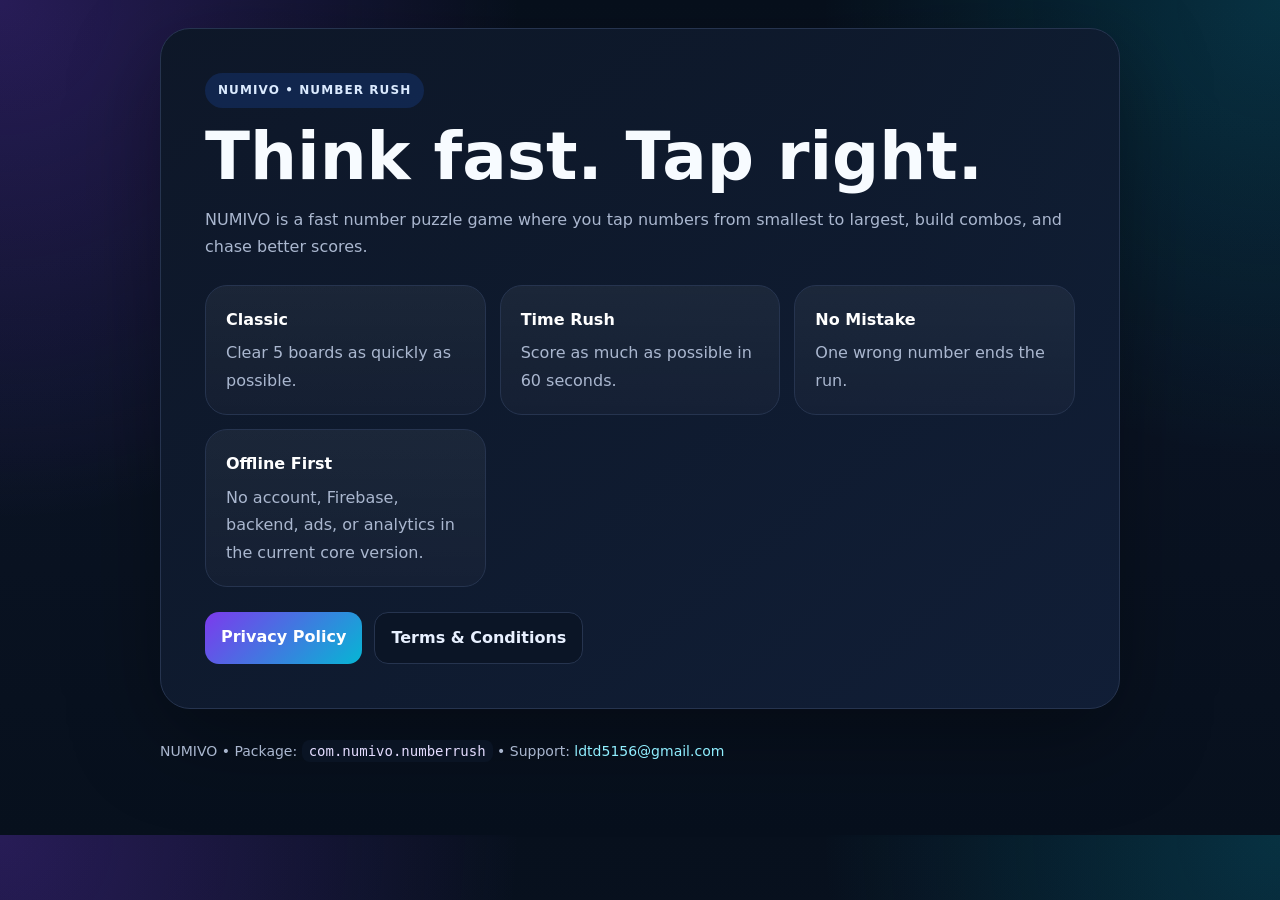
<file: docs/index.html>
<!doctype html>
<html lang="en">
<head>
  <meta charset="utf-8">
  <meta name="viewport" content="width=device-width,initial-scale=1">
  <title>NUMIVO — Number Rush</title>
  <meta name="description" content="NUMIVO is an offline number puzzle game with Classic, Time Rush, and No Mistake modes.">
  <link rel="stylesheet" href="style.css">
</head>
<body>
<main class="wrap">
  <section class="hero">
    <span class="badge">NUMIVO • NUMBER RUSH</span>
    <h1>Think fast. Tap right.</h1>
    <p class="muted">NUMIVO is a fast number puzzle game where you tap numbers from smallest to largest, build combos, and chase better scores.</p>

    <div class="grid">
      <div class="card"><strong>Classic</strong><span class="muted">Clear 5 boards as quickly as possible.</span></div>
      <div class="card"><strong>Time Rush</strong><span class="muted">Score as much as possible in 60 seconds.</span></div>
      <div class="card"><strong>No Mistake</strong><span class="muted">One wrong number ends the run.</span></div>
      <div class="card"><strong>Offline First</strong><span class="muted">No account, Firebase, backend, ads, or analytics in the current core version.</span></div>
    </div>

    <div class="nav">
      <a class="btn" href="privacy.html">Privacy Policy</a>
      <a class="btn alt" href="terms.html">Terms &amp; Conditions</a>
    </div>
  </section>

  <footer>
    NUMIVO • Package: <code>com.numivo.numberrush</code> • Support:
    <a href="mailto:ldtd5156@gmail.com">ldtd5156@gmail.com</a>
  </footer>
</main>
</body>
</html>
</file>
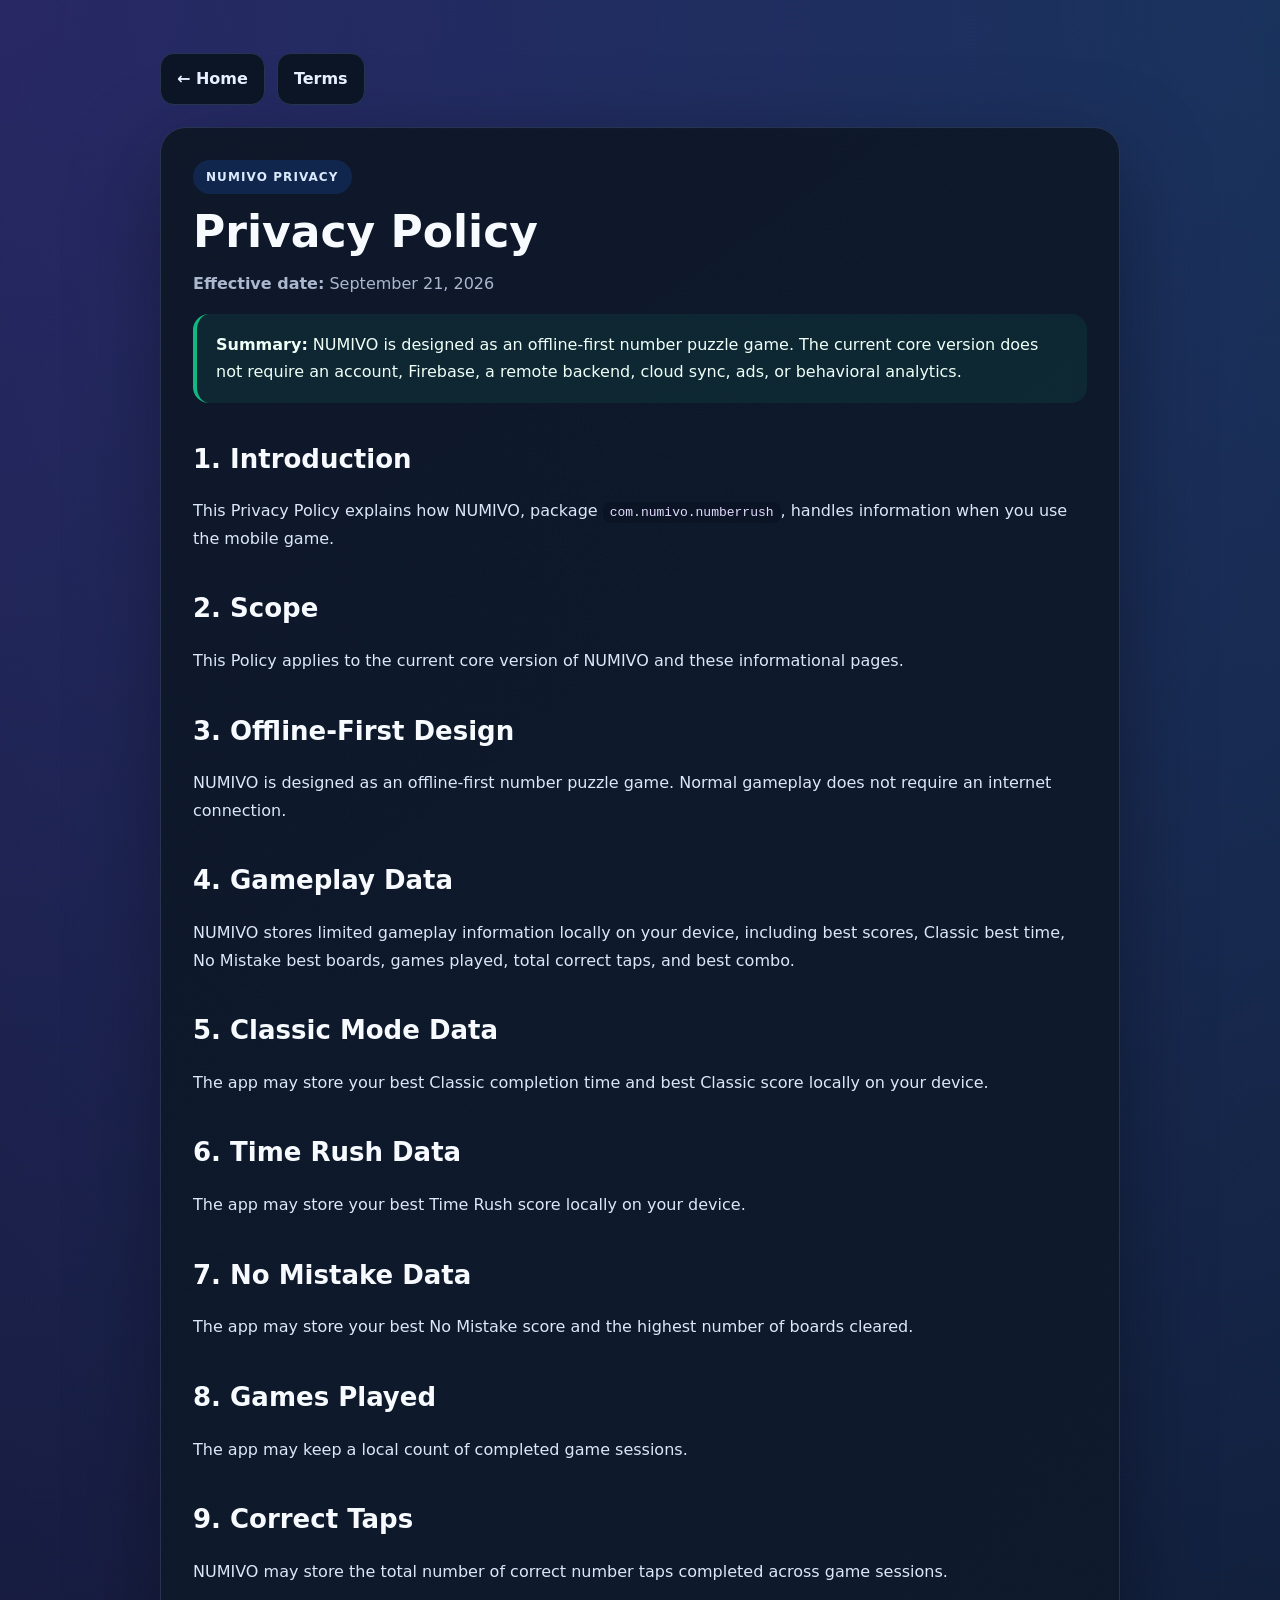
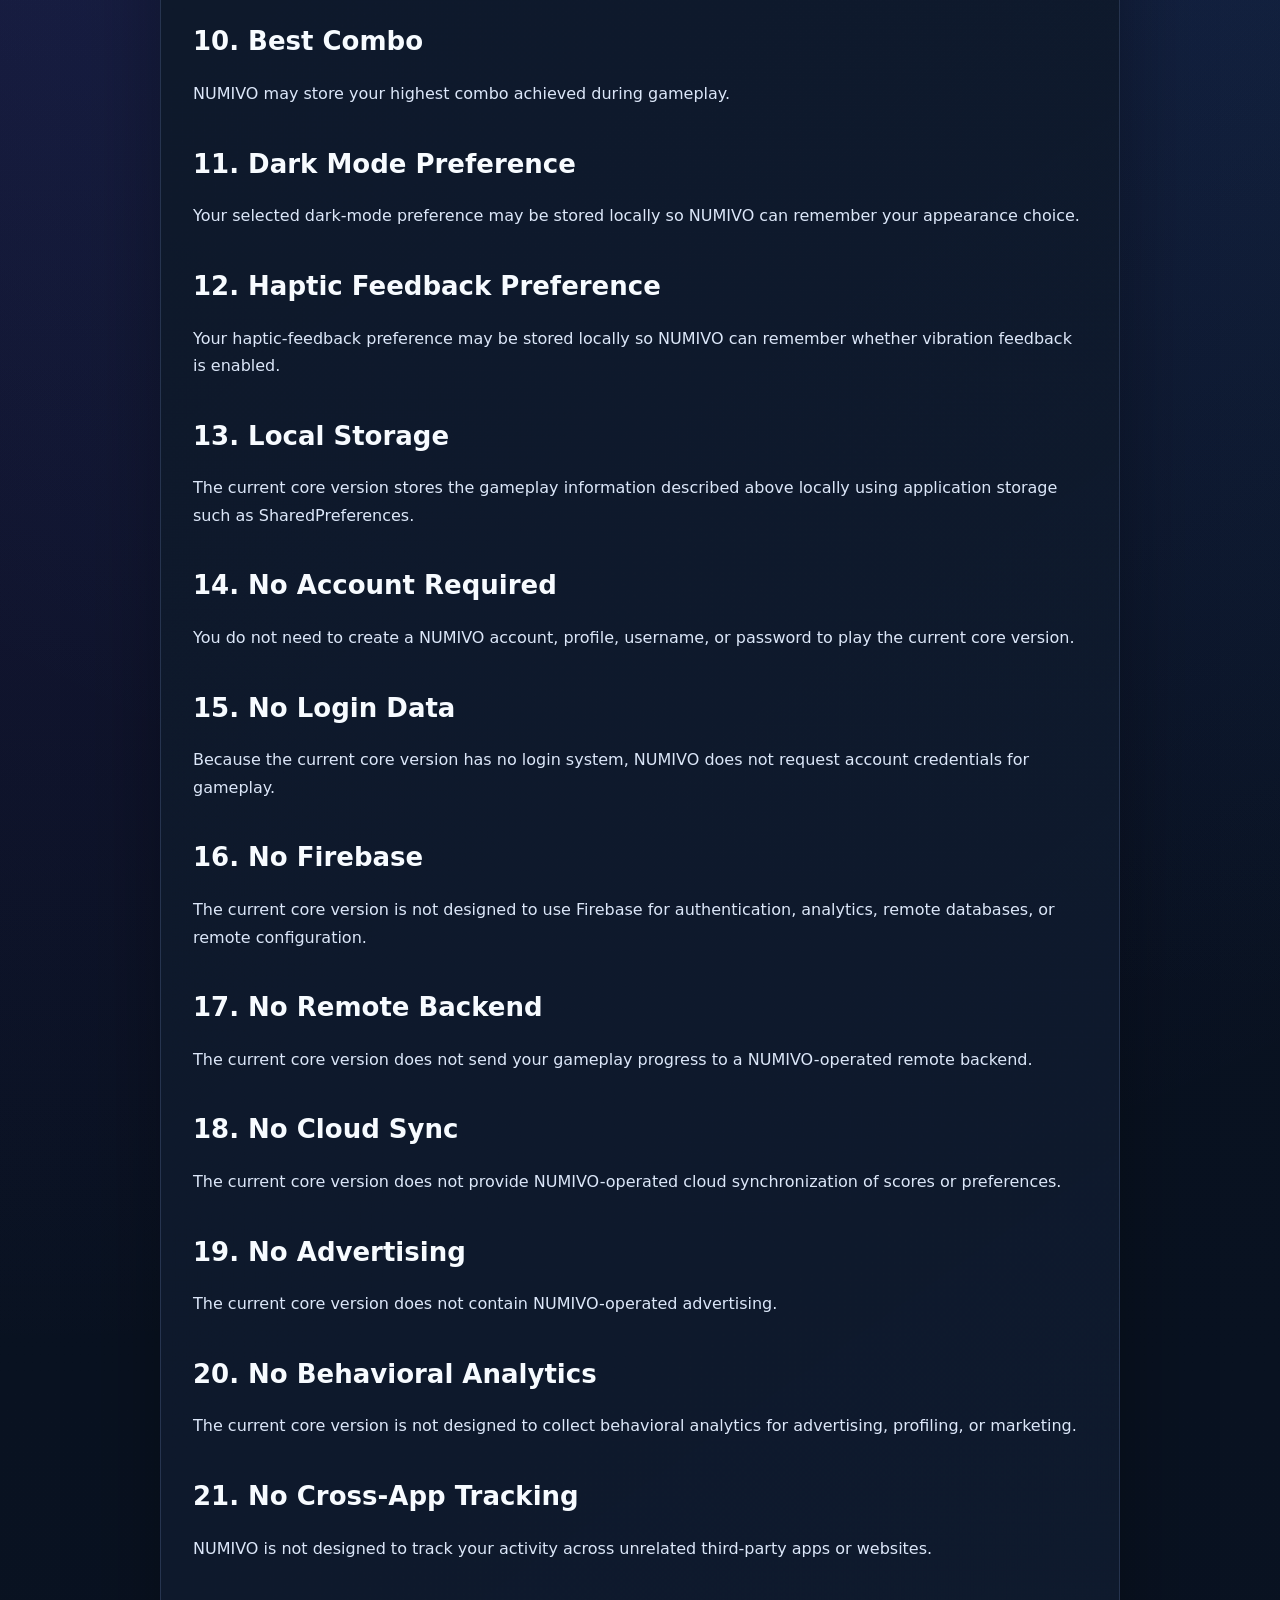
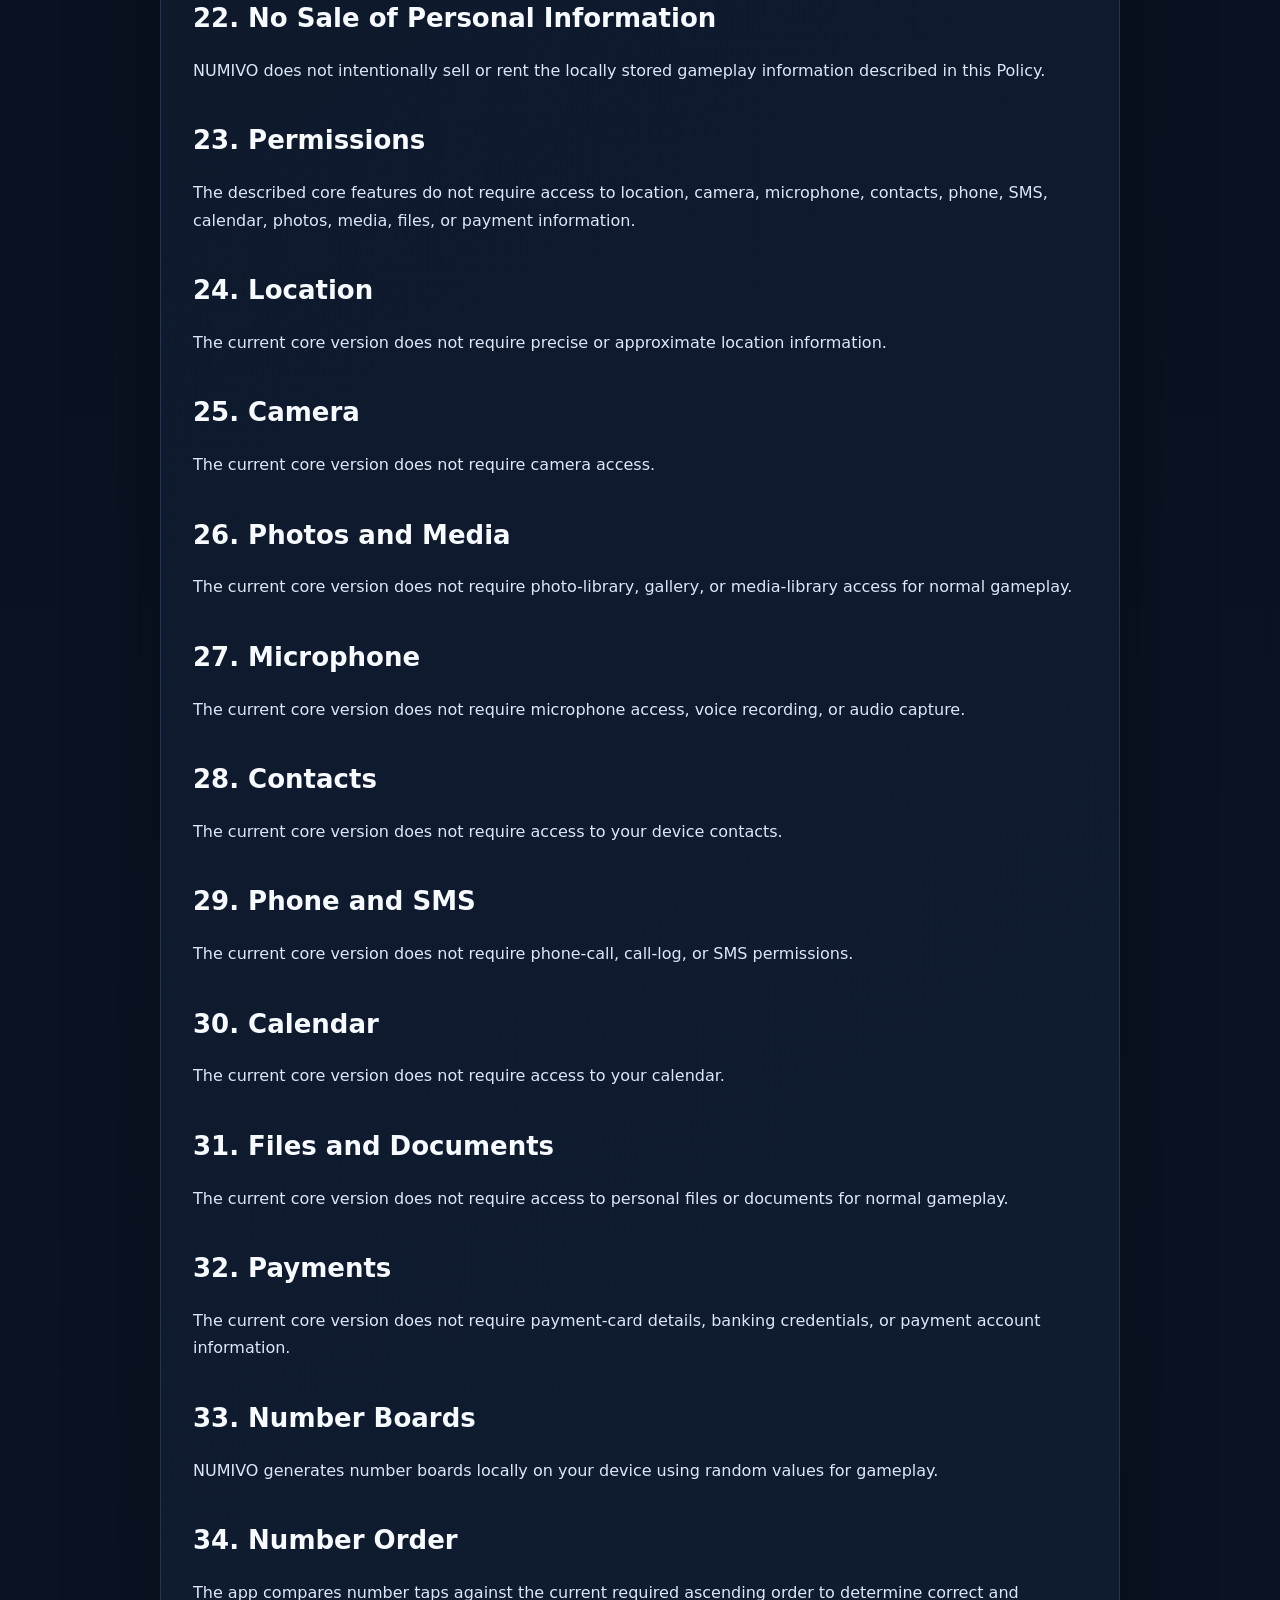
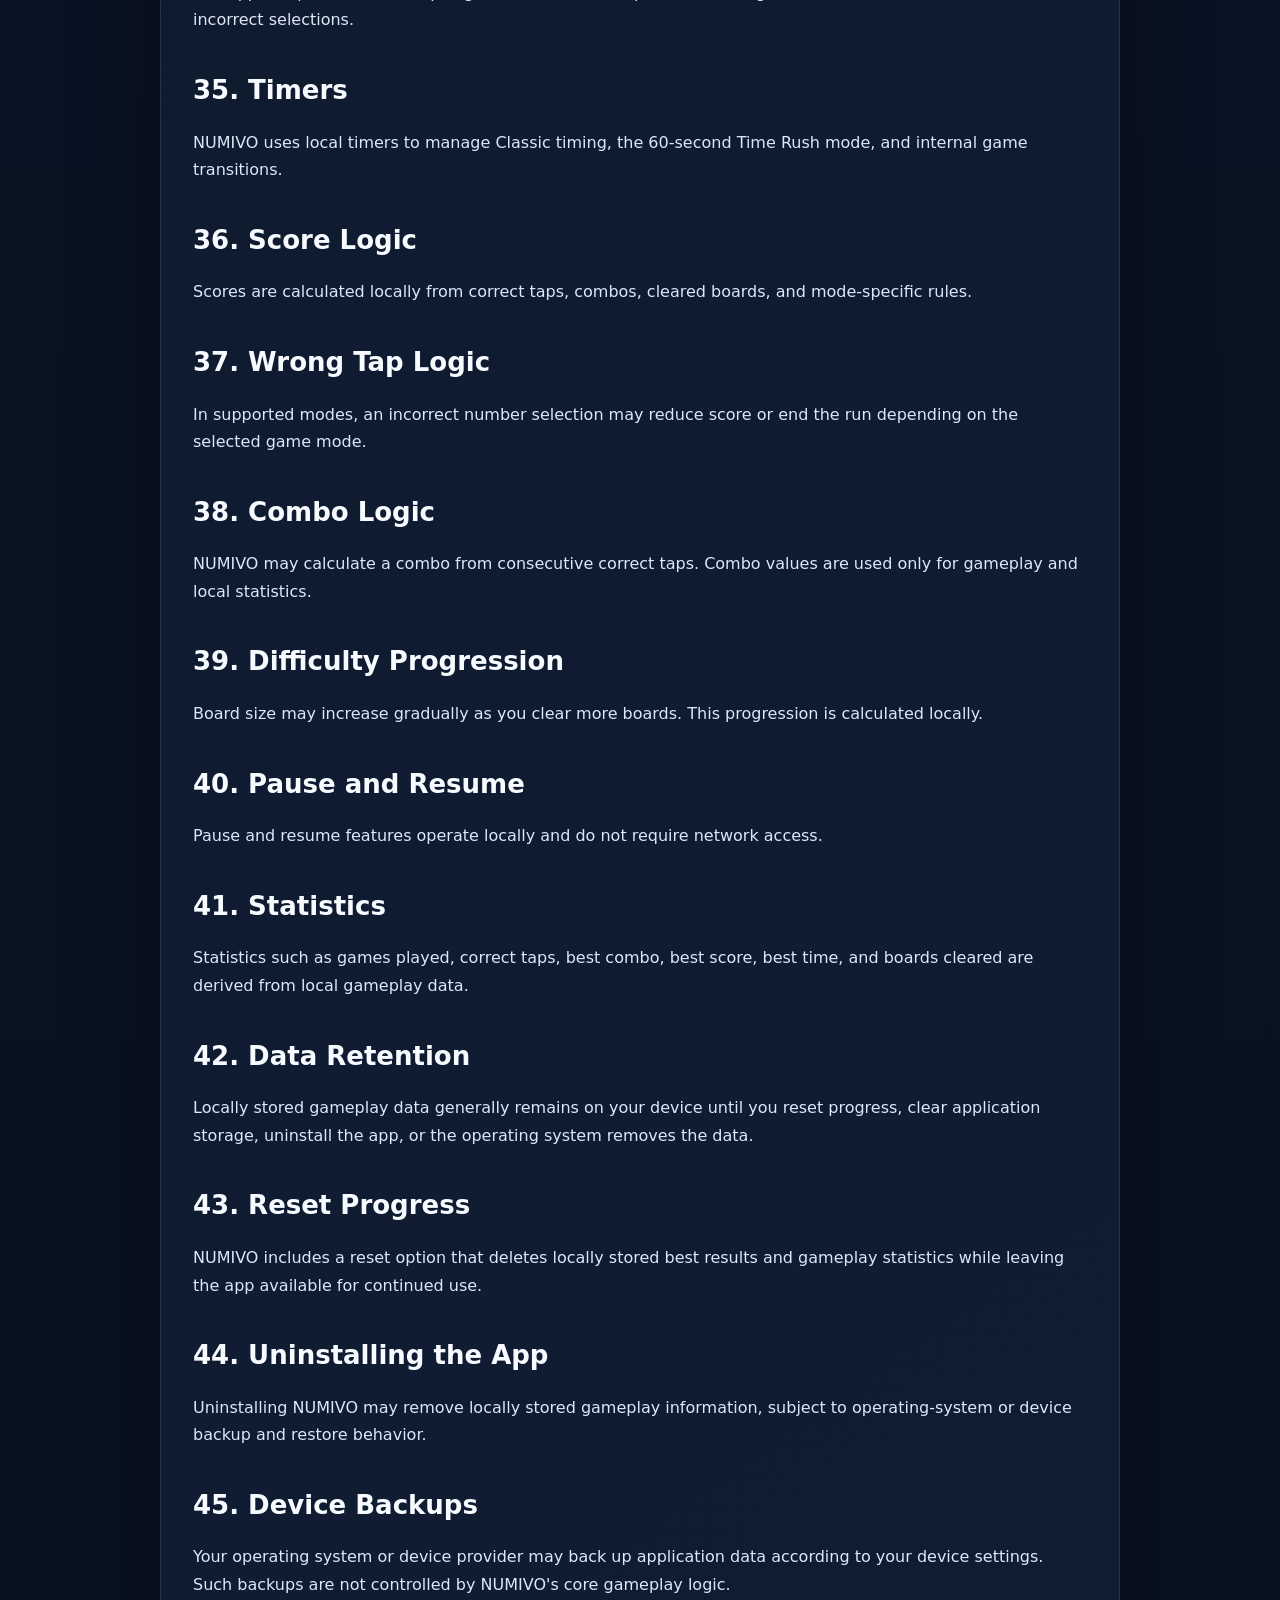
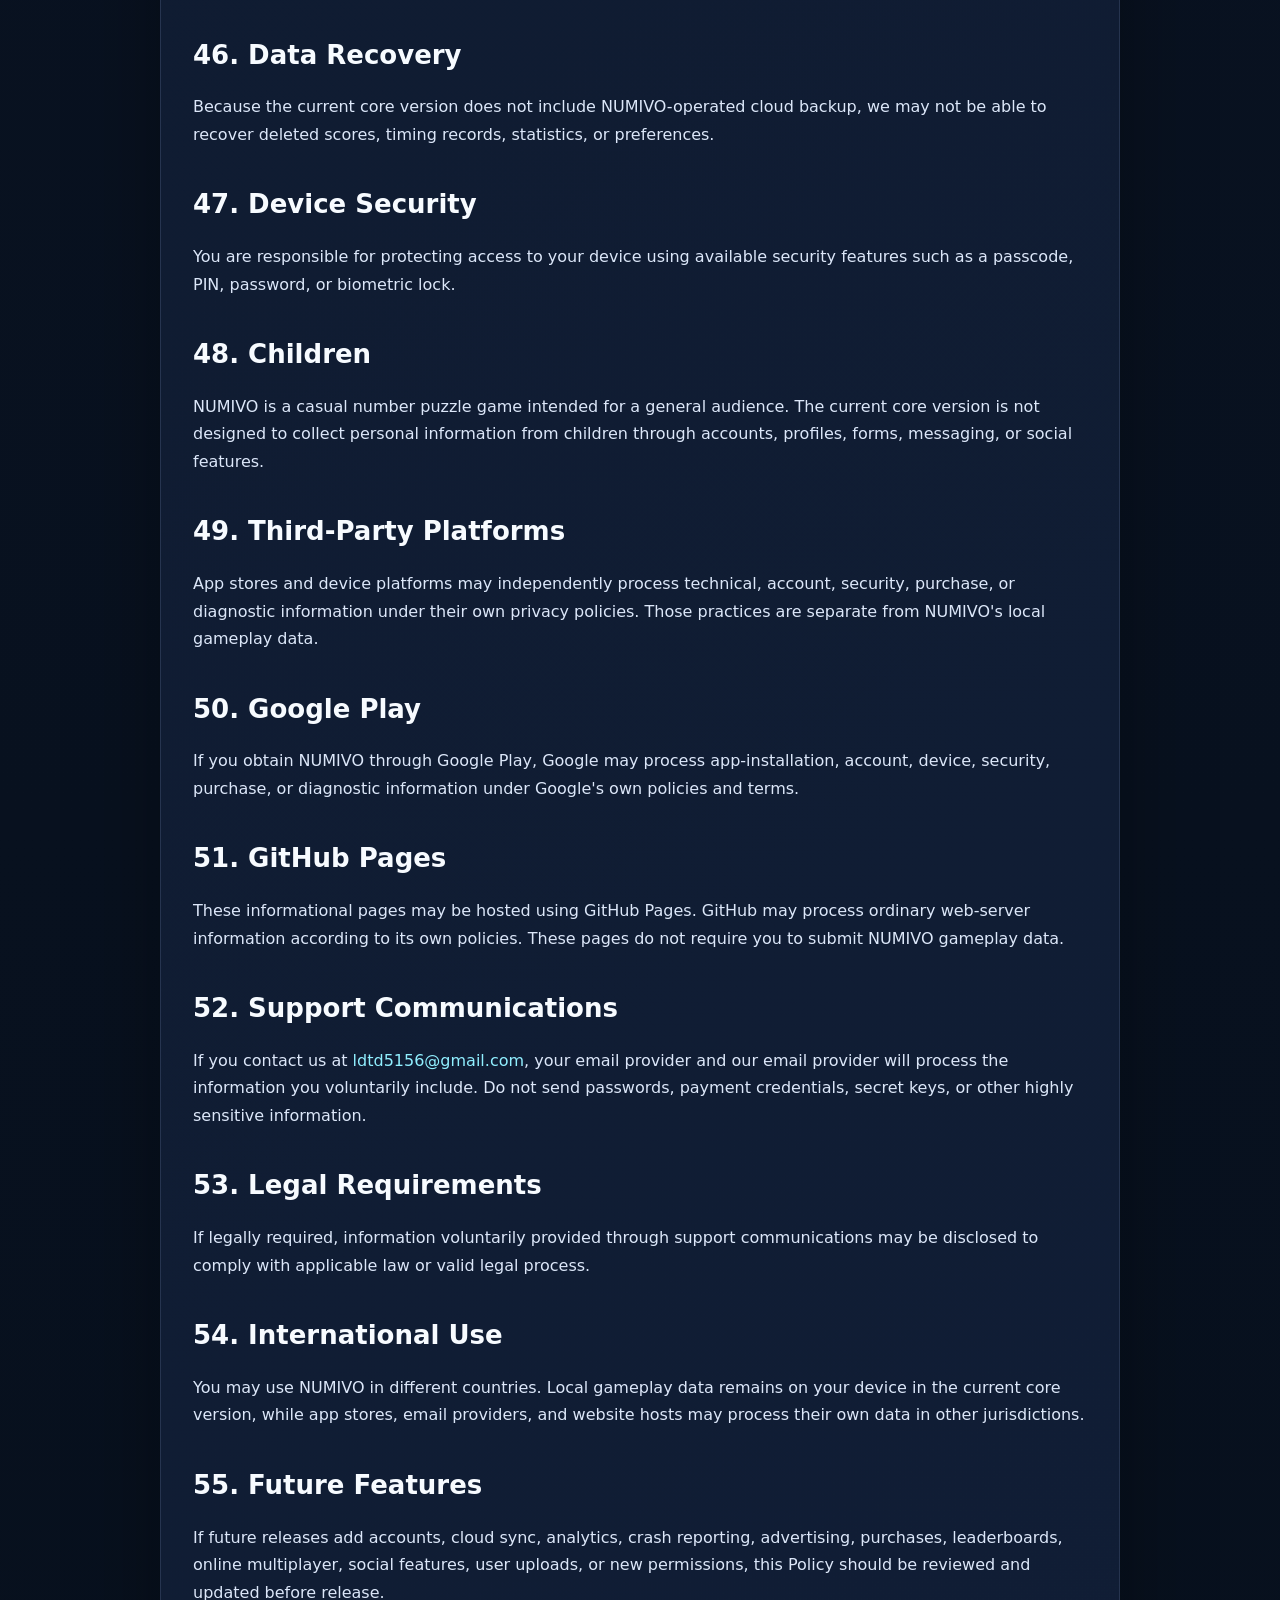
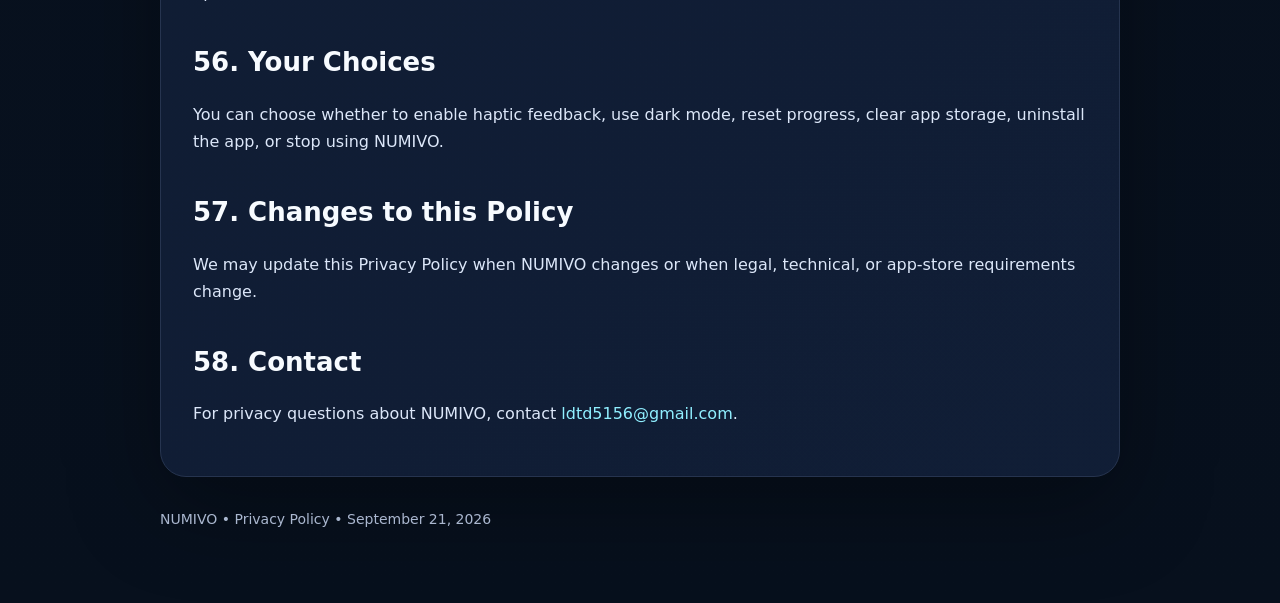
<file: docs/privacy.html>
<!doctype html>
<html lang="en">
<head>
  <meta charset="utf-8">
  <meta name="viewport" content="width=device-width,initial-scale=1">
  <title>Privacy Policy — NUMIVO</title>
  <meta name="description" content="Privacy Policy for NUMIVO, an offline number puzzle game.">
  <link rel="stylesheet" href="style.css">
</head>
<body>
<main class="wrap">
  <div class="nav">
    <a class="btn alt" href="index.html">← Home</a>
    <a class="btn alt" href="terms.html">Terms</a>
  </div>

  <article class="article">
    <span class="badge">NUMIVO PRIVACY</span>
    <h1 style="font-size:44px">Privacy Policy</h1>
    <p class="muted"><strong>Effective date:</strong> September 21, 2026</p>

    <div class="notice">
      <strong>Summary:</strong> NUMIVO is designed as an offline-first number puzzle game. The current core version does not require an account, Firebase, a remote backend, cloud sync, ads, or behavioral analytics.
    </div>

    <h2>1. Introduction</h2>
<p>This Privacy Policy explains how NUMIVO, package <code>com.numivo.numberrush</code>, handles information when you use the mobile game.</p>
<h2>2. Scope</h2>
<p>This Policy applies to the current core version of NUMIVO and these informational pages.</p>
<h2>3. Offline-First Design</h2>
<p>NUMIVO is designed as an offline-first number puzzle game. Normal gameplay does not require an internet connection.</p>
<h2>4. Gameplay Data</h2>
<p>NUMIVO stores limited gameplay information locally on your device, including best scores, Classic best time, No Mistake best boards, games played, total correct taps, and best combo.</p>
<h2>5. Classic Mode Data</h2>
<p>The app may store your best Classic completion time and best Classic score locally on your device.</p>
<h2>6. Time Rush Data</h2>
<p>The app may store your best Time Rush score locally on your device.</p>
<h2>7. No Mistake Data</h2>
<p>The app may store your best No Mistake score and the highest number of boards cleared.</p>
<h2>8. Games Played</h2>
<p>The app may keep a local count of completed game sessions.</p>
<h2>9. Correct Taps</h2>
<p>NUMIVO may store the total number of correct number taps completed across game sessions.</p>
<h2>10. Best Combo</h2>
<p>NUMIVO may store your highest combo achieved during gameplay.</p>
<h2>11. Dark Mode Preference</h2>
<p>Your selected dark-mode preference may be stored locally so NUMIVO can remember your appearance choice.</p>
<h2>12. Haptic Feedback Preference</h2>
<p>Your haptic-feedback preference may be stored locally so NUMIVO can remember whether vibration feedback is enabled.</p>
<h2>13. Local Storage</h2>
<p>The current core version stores the gameplay information described above locally using application storage such as SharedPreferences.</p>
<h2>14. No Account Required</h2>
<p>You do not need to create a NUMIVO account, profile, username, or password to play the current core version.</p>
<h2>15. No Login Data</h2>
<p>Because the current core version has no login system, NUMIVO does not request account credentials for gameplay.</p>
<h2>16. No Firebase</h2>
<p>The current core version is not designed to use Firebase for authentication, analytics, remote databases, or remote configuration.</p>
<h2>17. No Remote Backend</h2>
<p>The current core version does not send your gameplay progress to a NUMIVO-operated remote backend.</p>
<h2>18. No Cloud Sync</h2>
<p>The current core version does not provide NUMIVO-operated cloud synchronization of scores or preferences.</p>
<h2>19. No Advertising</h2>
<p>The current core version does not contain NUMIVO-operated advertising.</p>
<h2>20. No Behavioral Analytics</h2>
<p>The current core version is not designed to collect behavioral analytics for advertising, profiling, or marketing.</p>
<h2>21. No Cross-App Tracking</h2>
<p>NUMIVO is not designed to track your activity across unrelated third-party apps or websites.</p>
<h2>22. No Sale of Personal Information</h2>
<p>NUMIVO does not intentionally sell or rent the locally stored gameplay information described in this Policy.</p>
<h2>23. Permissions</h2>
<p>The described core features do not require access to location, camera, microphone, contacts, phone, SMS, calendar, photos, media, files, or payment information.</p>
<h2>24. Location</h2>
<p>The current core version does not require precise or approximate location information.</p>
<h2>25. Camera</h2>
<p>The current core version does not require camera access.</p>
<h2>26. Photos and Media</h2>
<p>The current core version does not require photo-library, gallery, or media-library access for normal gameplay.</p>
<h2>27. Microphone</h2>
<p>The current core version does not require microphone access, voice recording, or audio capture.</p>
<h2>28. Contacts</h2>
<p>The current core version does not require access to your device contacts.</p>
<h2>29. Phone and SMS</h2>
<p>The current core version does not require phone-call, call-log, or SMS permissions.</p>
<h2>30. Calendar</h2>
<p>The current core version does not require access to your calendar.</p>
<h2>31. Files and Documents</h2>
<p>The current core version does not require access to personal files or documents for normal gameplay.</p>
<h2>32. Payments</h2>
<p>The current core version does not require payment-card details, banking credentials, or payment account information.</p>
<h2>33. Number Boards</h2>
<p>NUMIVO generates number boards locally on your device using random values for gameplay.</p>
<h2>34. Number Order</h2>
<p>The app compares number taps against the current required ascending order to determine correct and incorrect selections.</p>
<h2>35. Timers</h2>
<p>NUMIVO uses local timers to manage Classic timing, the 60-second Time Rush mode, and internal game transitions.</p>
<h2>36. Score Logic</h2>
<p>Scores are calculated locally from correct taps, combos, cleared boards, and mode-specific rules.</p>
<h2>37. Wrong Tap Logic</h2>
<p>In supported modes, an incorrect number selection may reduce score or end the run depending on the selected game mode.</p>
<h2>38. Combo Logic</h2>
<p>NUMIVO may calculate a combo from consecutive correct taps. Combo values are used only for gameplay and local statistics.</p>
<h2>39. Difficulty Progression</h2>
<p>Board size may increase gradually as you clear more boards. This progression is calculated locally.</p>
<h2>40. Pause and Resume</h2>
<p>Pause and resume features operate locally and do not require network access.</p>
<h2>41. Statistics</h2>
<p>Statistics such as games played, correct taps, best combo, best score, best time, and boards cleared are derived from local gameplay data.</p>
<h2>42. Data Retention</h2>
<p>Locally stored gameplay data generally remains on your device until you reset progress, clear application storage, uninstall the app, or the operating system removes the data.</p>
<h2>43. Reset Progress</h2>
<p>NUMIVO includes a reset option that deletes locally stored best results and gameplay statistics while leaving the app available for continued use.</p>
<h2>44. Uninstalling the App</h2>
<p>Uninstalling NUMIVO may remove locally stored gameplay information, subject to operating-system or device backup and restore behavior.</p>
<h2>45. Device Backups</h2>
<p>Your operating system or device provider may back up application data according to your device settings. Such backups are not controlled by NUMIVO's core gameplay logic.</p>
<h2>46. Data Recovery</h2>
<p>Because the current core version does not include NUMIVO-operated cloud backup, we may not be able to recover deleted scores, timing records, statistics, or preferences.</p>
<h2>47. Device Security</h2>
<p>You are responsible for protecting access to your device using available security features such as a passcode, PIN, password, or biometric lock.</p>
<h2>48. Children</h2>
<p>NUMIVO is a casual number puzzle game intended for a general audience. The current core version is not designed to collect personal information from children through accounts, profiles, forms, messaging, or social features.</p>
<h2>49. Third-Party Platforms</h2>
<p>App stores and device platforms may independently process technical, account, security, purchase, or diagnostic information under their own privacy policies. Those practices are separate from NUMIVO's local gameplay data.</p>
<h2>50. Google Play</h2>
<p>If you obtain NUMIVO through Google Play, Google may process app-installation, account, device, security, purchase, or diagnostic information under Google's own policies and terms.</p>
<h2>51. GitHub Pages</h2>
<p>These informational pages may be hosted using GitHub Pages. GitHub may process ordinary web-server information according to its own policies. These pages do not require you to submit NUMIVO gameplay data.</p>
<h2>52. Support Communications</h2>
<p>If you contact us at <a href='mailto:ldtd5156@gmail.com'>ldtd5156@gmail.com</a>, your email provider and our email provider will process the information you voluntarily include. Do not send passwords, payment credentials, secret keys, or other highly sensitive information.</p>
<h2>53. Legal Requirements</h2>
<p>If legally required, information voluntarily provided through support communications may be disclosed to comply with applicable law or valid legal process.</p>
<h2>54. International Use</h2>
<p>You may use NUMIVO in different countries. Local gameplay data remains on your device in the current core version, while app stores, email providers, and website hosts may process their own data in other jurisdictions.</p>
<h2>55. Future Features</h2>
<p>If future releases add accounts, cloud sync, analytics, crash reporting, advertising, purchases, leaderboards, online multiplayer, social features, user uploads, or new permissions, this Policy should be reviewed and updated before release.</p>
<h2>56. Your Choices</h2>
<p>You can choose whether to enable haptic feedback, use dark mode, reset progress, clear app storage, uninstall the app, or stop using NUMIVO.</p>
<h2>57. Changes to this Policy</h2>
<p>We may update this Privacy Policy when NUMIVO changes or when legal, technical, or app-store requirements change.</p>
<h2>58. Contact</h2>
<p>For privacy questions about NUMIVO, contact <a href='mailto:ldtd5156@gmail.com'>ldtd5156@gmail.com</a>.</p>
  </article>

  <footer>NUMIVO • Privacy Policy • September 21, 2026</footer>
</main>
</body>
</html>
</file>
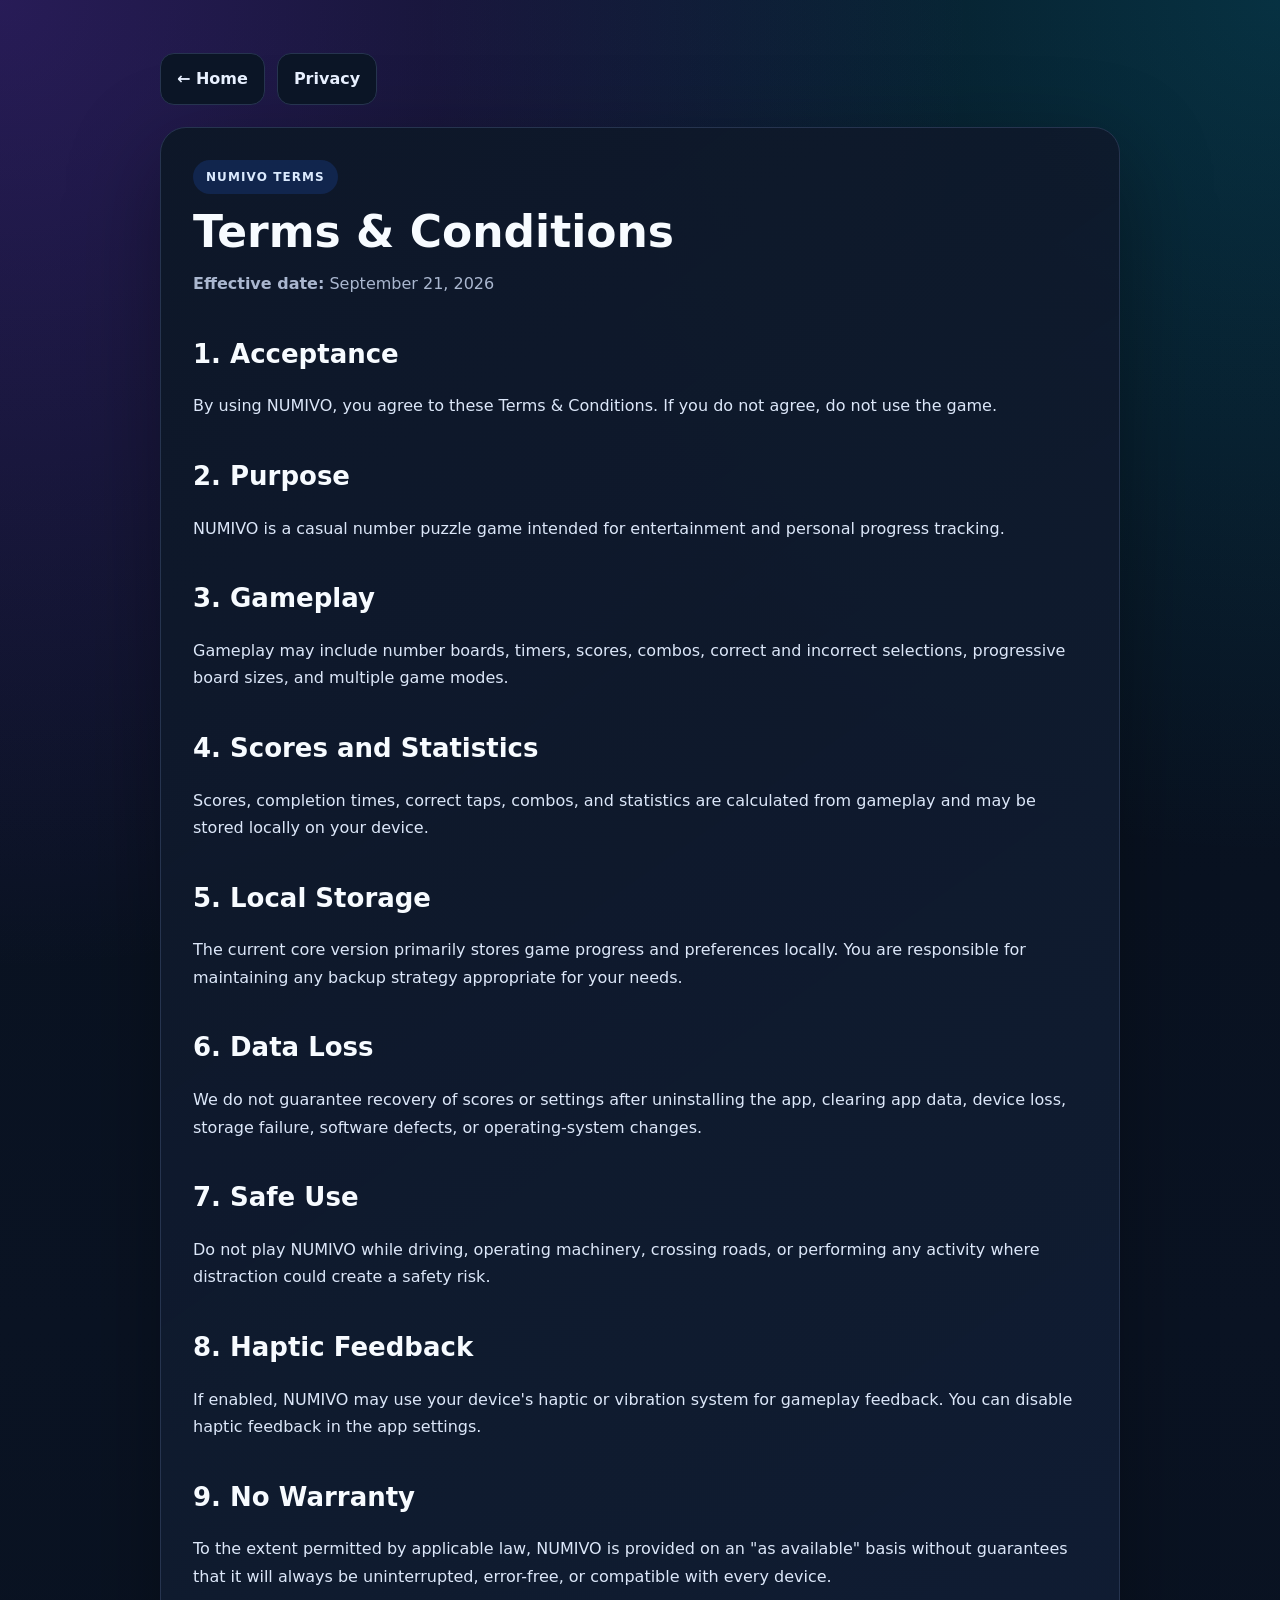
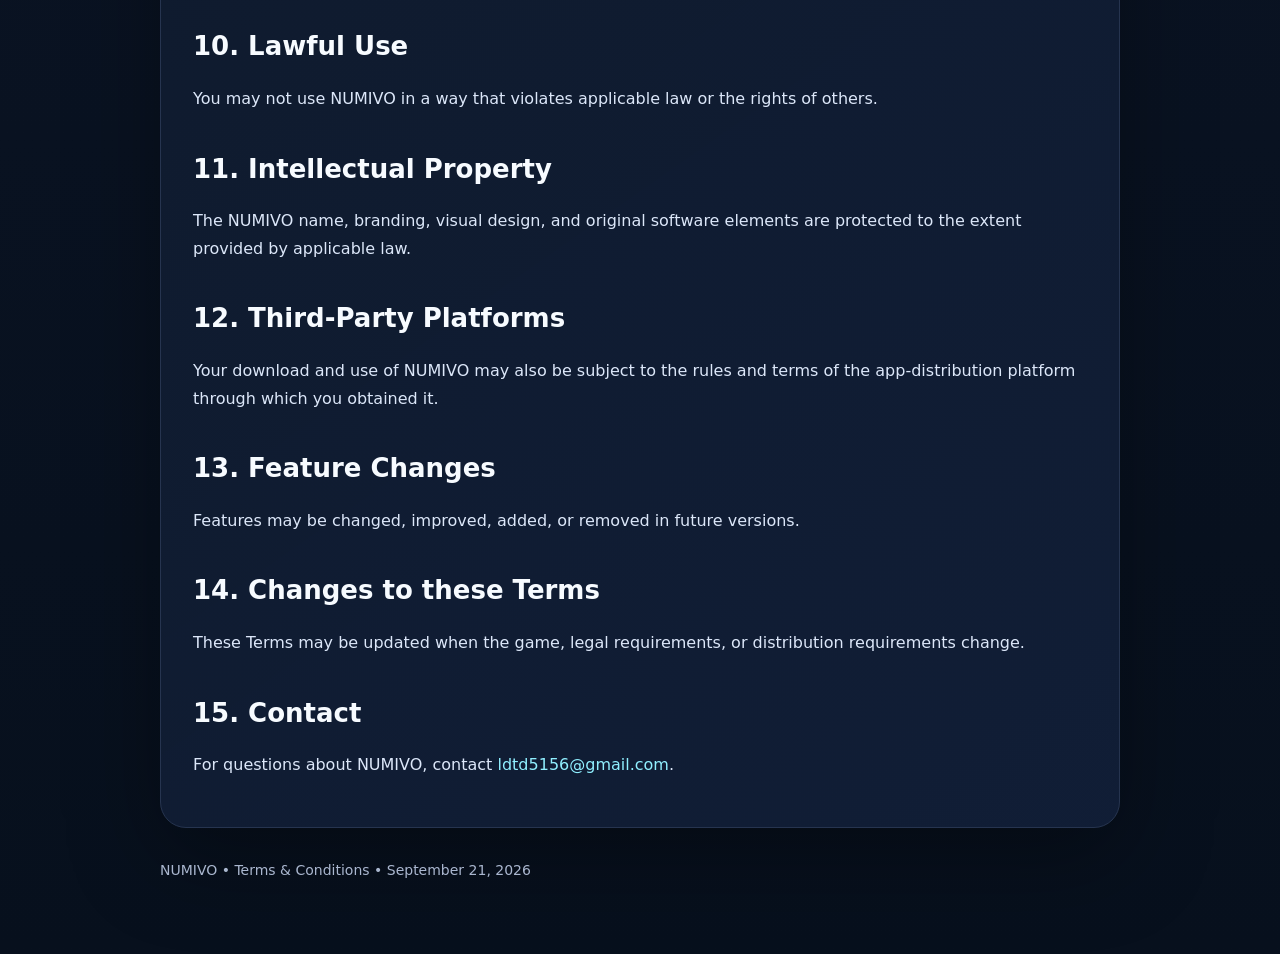
<file: docs/terms.html>
<!doctype html>
<html lang="en">
<head>
  <meta charset="utf-8">
  <meta name="viewport" content="width=device-width,initial-scale=1">
  <title>Terms &amp; Conditions — NUMIVO</title>
  <meta name="description" content="Terms and Conditions for NUMIVO.">
  <link rel="stylesheet" href="style.css">
</head>
<body>
<main class="wrap">
  <div class="nav">
    <a class="btn alt" href="index.html">← Home</a>
    <a class="btn alt" href="privacy.html">Privacy</a>
  </div>

  <article class="article">
    <span class="badge">NUMIVO TERMS</span>
    <h1 style="font-size:44px">Terms &amp; Conditions</h1>
    <p class="muted"><strong>Effective date:</strong> September 21, 2026</p>

    <h2>1. Acceptance</h2>
    <p>By using NUMIVO, you agree to these Terms &amp; Conditions. If you do not agree, do not use the game.</p>

    <h2>2. Purpose</h2>
    <p>NUMIVO is a casual number puzzle game intended for entertainment and personal progress tracking.</p>

    <h2>3. Gameplay</h2>
    <p>Gameplay may include number boards, timers, scores, combos, correct and incorrect selections, progressive board sizes, and multiple game modes.</p>

    <h2>4. Scores and Statistics</h2>
    <p>Scores, completion times, correct taps, combos, and statistics are calculated from gameplay and may be stored locally on your device.</p>

    <h2>5. Local Storage</h2>
    <p>The current core version primarily stores game progress and preferences locally. You are responsible for maintaining any backup strategy appropriate for your needs.</p>

    <h2>6. Data Loss</h2>
    <p>We do not guarantee recovery of scores or settings after uninstalling the app, clearing app data, device loss, storage failure, software defects, or operating-system changes.</p>

    <h2>7. Safe Use</h2>
    <p>Do not play NUMIVO while driving, operating machinery, crossing roads, or performing any activity where distraction could create a safety risk.</p>

    <h2>8. Haptic Feedback</h2>
    <p>If enabled, NUMIVO may use your device's haptic or vibration system for gameplay feedback. You can disable haptic feedback in the app settings.</p>

    <h2>9. No Warranty</h2>
    <p>To the extent permitted by applicable law, NUMIVO is provided on an "as available" basis without guarantees that it will always be uninterrupted, error-free, or compatible with every device.</p>

    <h2>10. Lawful Use</h2>
    <p>You may not use NUMIVO in a way that violates applicable law or the rights of others.</p>

    <h2>11. Intellectual Property</h2>
    <p>The NUMIVO name, branding, visual design, and original software elements are protected to the extent provided by applicable law.</p>

    <h2>12. Third-Party Platforms</h2>
    <p>Your download and use of NUMIVO may also be subject to the rules and terms of the app-distribution platform through which you obtained it.</p>

    <h2>13. Feature Changes</h2>
    <p>Features may be changed, improved, added, or removed in future versions.</p>

    <h2>14. Changes to these Terms</h2>
    <p>These Terms may be updated when the game, legal requirements, or distribution requirements change.</p>

    <h2>15. Contact</h2>
    <p>For questions about NUMIVO, contact <a href="mailto:ldtd5156@gmail.com">ldtd5156@gmail.com</a>.</p>
  </article>

  <footer>NUMIVO • Terms &amp; Conditions • September 21, 2026</footer>
</main>
</body>
</html>
</file>
<file: docs/style.css>
:root{
  --bg:#07101d;
  --panel:#0d1727;
  --card:#12203a;
  --text:#f7fbff;
  --muted:#aab7cf;
  --purple:#7c3aed;
  --blue:#2563eb;
  --cyan:#06b6d4;
  --green:#10b981;
  --amber:#f59e0b;
  --red:#ef4444;
  --line:#26344f;
}
*{box-sizing:border-box}
html{scroll-behavior:smooth}
body{
  margin:0;
  font-family:Inter,ui-sans-serif,system-ui,-apple-system,BlinkMacSystemFont,"Segoe UI",Roboto,Arial,sans-serif;
  color:var(--text);
  background:
    radial-gradient(circle at top left,rgba(124,58,237,.28),transparent 34%),
    radial-gradient(circle at top right,rgba(6,182,212,.20),transparent 30%),
    linear-gradient(180deg,#07101d,#0a1323 52%,#07101d);
  line-height:1.72;
}
a{color:#90efff;text-decoration:none}
a:hover{text-decoration:underline}
.wrap{max-width:1000px;margin:auto;padding:28px 20px 72px}
.hero,.article{
  border:1px solid var(--line);
  background:linear-gradient(145deg,rgba(13,23,39,.96),rgba(18,32,58,.86));
  box-shadow:0 28px 90px rgba(0,0,0,.34);
}
.hero{padding:44px;border-radius:30px}
.article{margin-top:22px;padding:32px;border-radius:26px}
.badge{
  display:inline-flex;
  padding:7px 13px;
  border-radius:999px;
  background:rgba(37,99,235,.18);
  color:#dbeafe;
  font-size:12px;
  font-weight:900;
  letter-spacing:.09em;
}
h1{font-size:clamp(38px,7vw,66px);line-height:1;margin:16px 0 12px}
h2{font-size:26px;margin-top:34px;margin-bottom:8px}
p,li{color:#dce7f9}
.muted{color:var(--muted)}
.grid{display:grid;grid-template-columns:repeat(auto-fit,minmax(220px,1fr));gap:14px;margin-top:24px}
.card{
  padding:20px;
  border-radius:22px;
  background:linear-gradient(180deg,rgba(255,255,255,.055),rgba(255,255,255,.025));
  border:1px solid var(--line);
}
.card strong{display:block;margin-bottom:6px;color:#fff}
.nav{display:flex;gap:12px;flex-wrap:wrap;margin:25px 0 0}
.btn{
  display:inline-block;
  padding:11px 16px;
  border-radius:14px;
  background:linear-gradient(135deg,var(--purple),var(--cyan));
  color:#fff;
  font-weight:900;
}
.btn.alt{background:#0b1526;border:1px solid var(--line);color:#e8f0ff}
.notice{
  padding:17px 19px;
  border-radius:16px;
  background:rgba(16,185,129,.09);
  border-left:4px solid var(--green);
  color:#effff8;
}
code{
  background:#0a1424;
  padding:3px 7px;
  border-radius:8px;
  color:#e4dcff;
}
footer{margin-top:30px;color:var(--muted);font-size:14px}
@media(max-width:600px){
  .wrap{padding:18px 14px 50px}
  .hero,.article{padding:22px}
}
</file>
